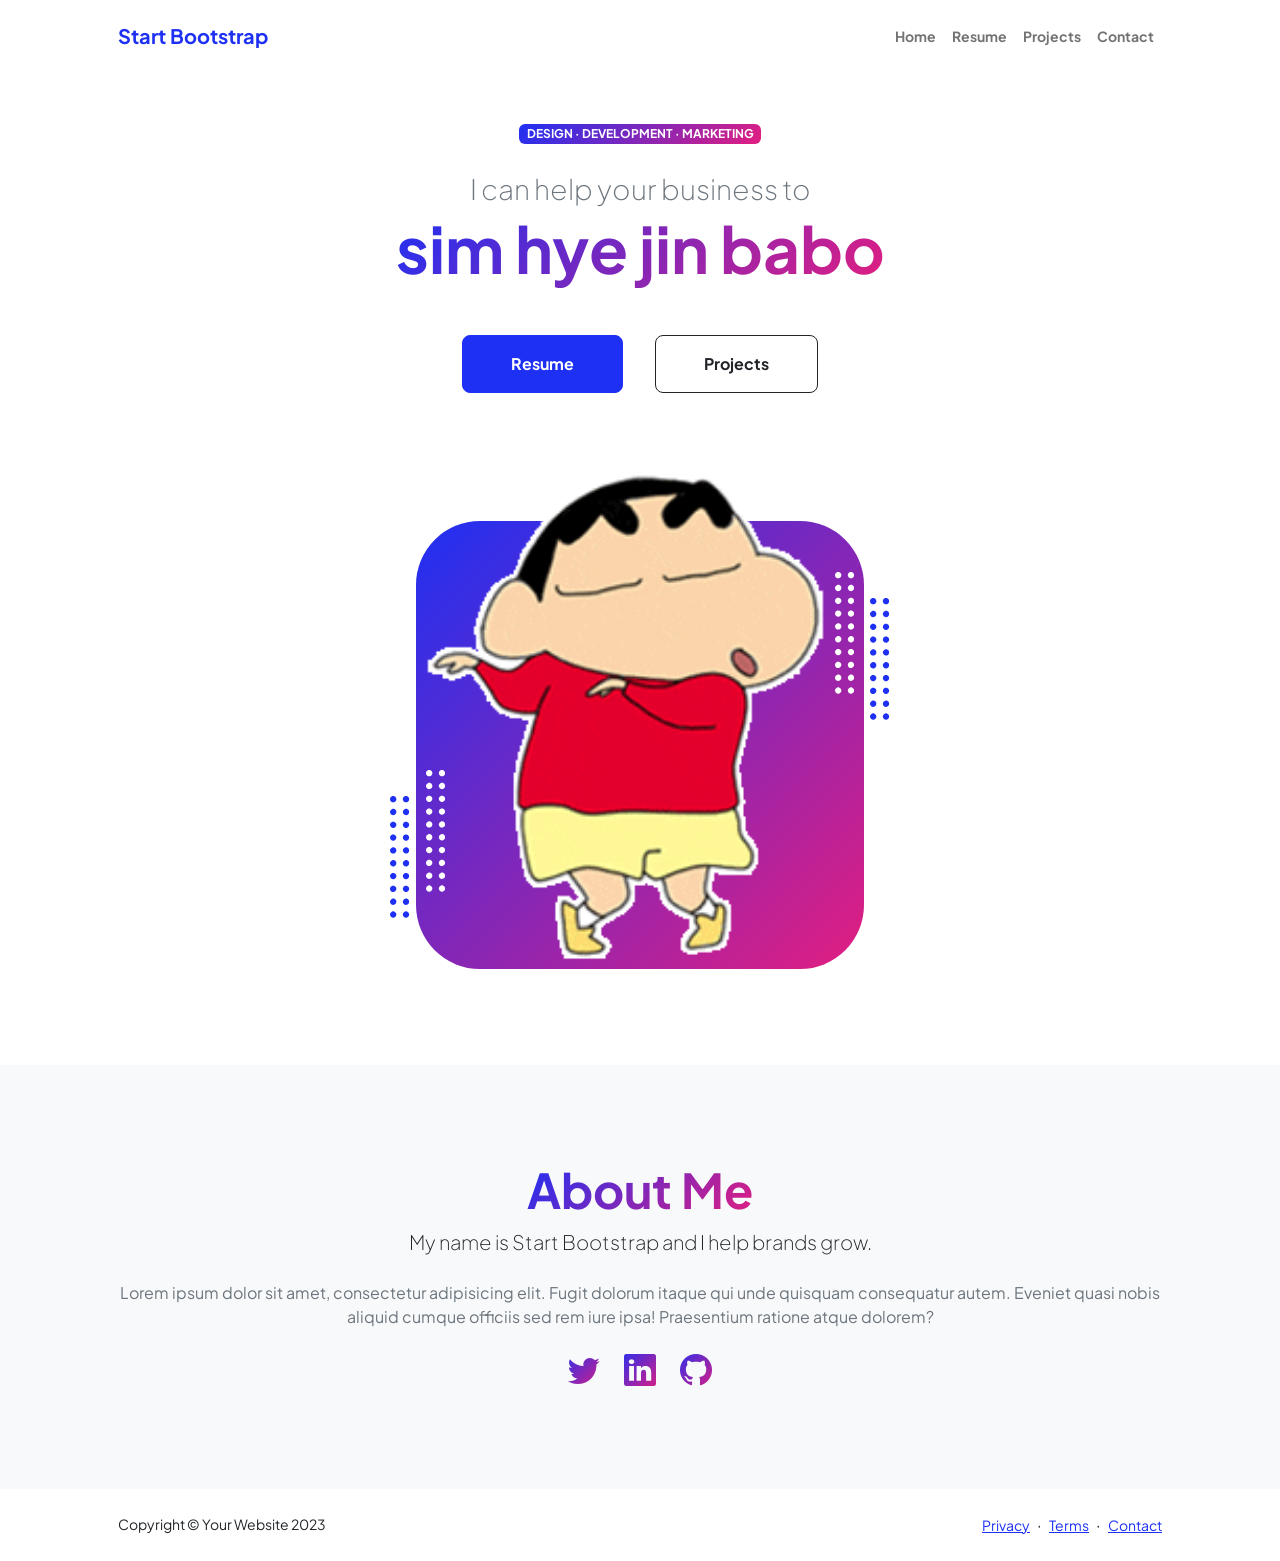
<file: index.html>
<!DOCTYPE html>
<html lang="en">
    <head>
        <meta charset="utf-8" />
        <meta name="viewport" content="width=device-width, initial-scale=1, shrink-to-fit=no" />
        <meta name="description" content="" />
        <meta name="author" content="" />
        <title>Personal - Start Bootstrap Theme</title>
        <!-- Favicon-->
        <link rel="icon" type="image/x-icon" href="assets/favicon.ico" />
        <!-- Custom Google font-->
        <link rel="preconnect" href="https://fonts.googleapis.com" />
        <link rel="preconnect" href="https://fonts.gstatic.com" crossorigin />
        <link href="https://fonts.googleapis.com/css2?family=Plus+Jakarta+Sans:wght@100;200;300;400;500;600;700;800;900&amp;display=swap" rel="stylesheet" />
        <!-- Bootstrap icons-->
        <link href="https://cdn.jsdelivr.net/npm/bootstrap-icons@1.8.1/font/bootstrap-icons.css" rel="stylesheet" />
        <!-- Core theme CSS (includes Bootstrap)-->
        <link href="css/styles.css" rel="stylesheet" />
    </head>
    <body class="d-flex flex-column h-100">
        <main class="flex-shrink-0">
            <!-- Navigation-->
            <nav class="navbar navbar-expand-lg navbar-light bg-white py-3">
                <div class="container px-5">
                    <a class="navbar-brand" href="index.html"><span class="fw-bolder text-primary">Start Bootstrap</span></a>
                    <button class="navbar-toggler" type="button" data-bs-toggle="collapse" data-bs-target="#navbarSupportedContent" aria-controls="navbarSupportedContent" aria-expanded="false" aria-label="Toggle navigation"><span class="navbar-toggler-icon"></span></button>
                    <div class="collapse navbar-collapse" id="navbarSupportedContent">
                        <ul class="navbar-nav ms-auto mb-2 mb-lg-0 small fw-bolder">
                            <li class="nav-item"><a class="nav-link" href="index.html">Home</a></li>
                            <li class="nav-item"><a class="nav-link" href="resume.html">Resume</a></li>
                            <li class="nav-item"><a class="nav-link" href="projects.html">Projects</a></li>
                            <li class="nav-item"><a class="nav-link" href="contact.html">Contact</a></li>
                        </ul>
                    </div>
                </div>
            </nav>
            <!-- Header-->
            <header class="py-5">
                <div class="container px-5 pb-5">
                    <div class="row gx-5 align-items-center">
                        <div class="col-xxl-5">
                            <!-- Header text content-->
                            <div class="text-center text-xxl-start">
                                <div class="badge bg-gradient-primary-to-secondary text-white mb-4"><div class="text-uppercase">Design &middot; Development &middot; Marketing</div></div>
                                <div class="fs-3 fw-light text-muted">I can help your business to</div>
                                <h1 class="display-3 fw-bolder mb-5"><span class="text-gradient d-inline">sim hye jin babo</span></h1>
                                <div class="d-grid gap-3 d-sm-flex justify-content-sm-center justify-content-xxl-start mb-3">
                                    <a class="btn btn-primary btn-lg px-5 py-3 me-sm-3 fs-6 fw-bolder" href="resume.html">Resume</a>
                                    <a class="btn btn-outline-dark btn-lg px-5 py-3 fs-6 fw-bolder" href="projects.html">Projects</a>
                                </div>
                            </div>
                        </div>
                        <div class="col-xxl-7">
                            <!-- Header profile picture-->
                            <div class="d-flex justify-content-center mt-5 mt-xxl-0">
                                <div class="profile bg-gradient-primary-to-secondary">
                                    <!-- TIP: For best results, use a photo with a transparent background like the demo example below-->
                                    <!-- Watch a tutorial on how to do this on YouTube (link)-->
                                    <img class="profile-img" src="assets/gg.gif" alt="..." />
                                    <div class="dots-1">
                                        <!-- SVG Dots-->
                                        <svg version="1.1" xmlns="http://www.w3.org/2000/svg" xmlns:xlink="http://www.w3.org/1999/xlink" x="0px" y="0px" viewBox="0 0 191.6 1215.4" style="enable-background: new 0 0 191.6 1215.4" xml:space="preserve">
                                            <g transform="translate(0.000000,1280.000000) scale(0.100000,-0.100000)">
                                                <path d="M227.7,12788.6c-105-35-200-141-222-248c-43-206,163-412,369-369c155,32,275,190,260,339c-11,105-90,213-190,262        C383.7,12801.6,289.7,12808.6,227.7,12788.6z"></path>
                                                <path d="M1507.7,12788.6c-151-50-253-216-222-362c25-119,136-230,254-255c194-41,395,142,375,339c-11,105-90,213-190,262        C1663.7,12801.6,1569.7,12808.6,1507.7,12788.6z"></path>
                                                <path d="M227.7,11508.6c-105-35-200-141-222-248c-43-206,163-412,369-369c155,32,275,190,260,339c-11,105-90,213-190,262        C383.7,11521.6,289.7,11528.6,227.7,11508.6z"></path>
                                                <path d="M1507.7,11508.6c-151-50-253-216-222-362c25-119,136-230,254-255c194-41,395,142,375,339c-11,105-90,213-190,262        C1663.7,11521.6,1569.7,11528.6,1507.7,11508.6z"></path>
                                                <path d="M227.7,10228.6c-105-35-200-141-222-248c-43-206,163-412,369-369c155,32,275,190,260,339c-11,105-90,213-190,262        C383.7,10241.6,289.7,10248.6,227.7,10228.6z"></path>
                                                <path d="M1507.7,10228.6c-105-35-200-141-222-248c-43-206,163-412,369-369c155,32,275,190,260,339c-11,105-90,213-190,262        C1663.7,10241.6,1569.7,10248.6,1507.7,10228.6z"></path>
                                                <path d="M227.7,8948.6c-105-35-200-141-222-248c-43-206,163-412,369-369c155,32,275,190,260,339c-11,105-90,213-190,262        C383.7,8961.6,289.7,8968.6,227.7,8948.6z"></path>
                                                <path d="M1507.7,8948.6c-105-35-200-141-222-248c-43-206,163-412,369-369c155,32,275,190,260,339c-11,105-90,213-190,262        C1663.7,8961.6,1569.7,8968.6,1507.7,8948.6z"></path>
                                                <path d="M227.7,7668.6c-105-35-200-141-222-248c-43-206,163-412,369-369c155,32,275,190,260,339c-11,105-90,213-190,262        C383.7,7681.6,289.7,7688.6,227.7,7668.6z"></path>
                                                <path d="M1507.7,7668.6c-105-35-200-141-222-248c-43-206,163-412,369-369c155,32,275,190,260,339c-11,105-90,213-190,262        C1663.7,7681.6,1569.7,7688.6,1507.7,7668.6z"></path>
                                                <path d="M227.7,6388.6c-105-35-200-141-222-248c-43-206,163-412,369-369c155,32,275,190,260,339c-11,105-90,213-190,262        C383.7,6401.6,289.7,6408.6,227.7,6388.6z"></path>
                                                <path d="M1507.7,6388.6c-105-35-200-141-222-248c-43-206,163-412,369-369c155,32,275,190,260,339c-11,105-90,213-190,262        C1663.7,6401.6,1569.7,6408.6,1507.7,6388.6z"></path>
                                                <path d="M227.7,5108.6c-105-35-200-141-222-248c-43-206,163-412,369-369c155,32,275,190,260,339c-11,105-90,213-190,262        C383.7,5121.6,289.7,5128.6,227.7,5108.6z"></path>
                                                <path d="M1507.7,5108.6c-105-35-200-141-222-248c-43-206,163-412,369-369c155,32,275,190,260,339c-11,105-90,213-190,262        C1663.7,5121.6,1569.7,5128.6,1507.7,5108.6z"></path>
                                                <path d="M227.7,3828.6c-105-35-200-141-222-248c-43-206,163-412,369-369c155,32,275,190,260,339c-11,105-90,213-190,262        C383.7,3841.6,289.7,3848.6,227.7,3828.6z"></path>
                                                <path d="M1507.7,3828.6c-105-35-200-141-222-248c-43-206,163-412,369-369c155,32,275,190,260,339c-11,105-90,213-190,262        C1663.7,3841.6,1569.7,3848.6,1507.7,3828.6z"></path>
                                                <path d="M227.7,2548.6c-105-35-200-141-222-248c-43-206,163-412,369-369c155,32,275,190,260,339c-11,105-90,213-190,262        C383.7,2561.6,289.7,2568.6,227.7,2548.6z"></path>
                                                <path d="M1507.7,2548.6c-105-35-200-141-222-248c-43-206,163-412,369-369c155,32,275,190,260,339c-11,105-90,213-190,262        C1663.7,2561.6,1569.7,2568.6,1507.7,2548.6z"></path>
                                                <path d="M227.7,1268.6c-105-35-200-141-222-248c-43-206,163-412,369-369c155,32,275,190,260,339c-11,105-90,213-190,262        C383.7,1281.6,289.7,1288.6,227.7,1268.6z"></path>
                                                <path d="M1507.7,1268.6c-105-35-200-141-222-248c-43-206,163-412,369-369c155,32,275,190,260,339c-11,105-90,213-190,262        C1663.7,1281.6,1569.7,1288.6,1507.7,1268.6z"></path>
                                            </g>
                                        </svg>
                                        <!-- END of SVG dots-->
                                    </div>
                                    <div class="dots-2">
                                        <!-- SVG Dots-->
                                        <svg version="1.1" xmlns="http://www.w3.org/2000/svg" xmlns:xlink="http://www.w3.org/1999/xlink" x="0px" y="0px" viewBox="0 0 191.6 1215.4" style="enable-background: new 0 0 191.6 1215.4" xml:space="preserve">
                                            <g transform="translate(0.000000,1280.000000) scale(0.100000,-0.100000)">
                                                <path d="M227.7,12788.6c-105-35-200-141-222-248c-43-206,163-412,369-369c155,32,275,190,260,339c-11,105-90,213-190,262        C383.7,12801.6,289.7,12808.6,227.7,12788.6z"></path>
                                                <path d="M1507.7,12788.6c-151-50-253-216-222-362c25-119,136-230,254-255c194-41,395,142,375,339c-11,105-90,213-190,262        C1663.7,12801.6,1569.7,12808.6,1507.7,12788.6z"></path>
                                                <path d="M227.7,11508.6c-105-35-200-141-222-248c-43-206,163-412,369-369c155,32,275,190,260,339c-11,105-90,213-190,262        C383.7,11521.6,289.7,11528.6,227.7,11508.6z"></path>
                                                <path d="M1507.7,11508.6c-151-50-253-216-222-362c25-119,136-230,254-255c194-41,395,142,375,339c-11,105-90,213-190,262        C1663.7,11521.6,1569.7,11528.6,1507.7,11508.6z"></path>
                                                <path d="M227.7,10228.6c-105-35-200-141-222-248c-43-206,163-412,369-369c155,32,275,190,260,339c-11,105-90,213-190,262        C383.7,10241.6,289.7,10248.6,227.7,10228.6z"></path>
                                                <path d="M1507.7,10228.6c-105-35-200-141-222-248c-43-206,163-412,369-369c155,32,275,190,260,339c-11,105-90,213-190,262        C1663.7,10241.6,1569.7,10248.6,1507.7,10228.6z"></path>
                                                <path d="M227.7,8948.6c-105-35-200-141-222-248c-43-206,163-412,369-369c155,32,275,190,260,339c-11,105-90,213-190,262        C383.7,8961.6,289.7,8968.6,227.7,8948.6z"></path>
                                                <path d="M1507.7,8948.6c-105-35-200-141-222-248c-43-206,163-412,369-369c155,32,275,190,260,339c-11,105-90,213-190,262        C1663.7,8961.6,1569.7,8968.6,1507.7,8948.6z"></path>
                                                <path d="M227.7,7668.6c-105-35-200-141-222-248c-43-206,163-412,369-369c155,32,275,190,260,339c-11,105-90,213-190,262        C383.7,7681.6,289.7,7688.6,227.7,7668.6z"></path>
                                                <path d="M1507.7,7668.6c-105-35-200-141-222-248c-43-206,163-412,369-369c155,32,275,190,260,339c-11,105-90,213-190,262        C1663.7,7681.6,1569.7,7688.6,1507.7,7668.6z"></path>
                                                <path d="M227.7,6388.6c-105-35-200-141-222-248c-43-206,163-412,369-369c155,32,275,190,260,339c-11,105-90,213-190,262        C383.7,6401.6,289.7,6408.6,227.7,6388.6z"></path>
                                                <path d="M1507.7,6388.6c-105-35-200-141-222-248c-43-206,163-412,369-369c155,32,275,190,260,339c-11,105-90,213-190,262        C1663.7,6401.6,1569.7,6408.6,1507.7,6388.6z"></path>
                                                <path d="M227.7,5108.6c-105-35-200-141-222-248c-43-206,163-412,369-369c155,32,275,190,260,339c-11,105-90,213-190,262        C383.7,5121.6,289.7,5128.6,227.7,5108.6z"></path>
                                                <path d="M1507.7,5108.6c-105-35-200-141-222-248c-43-206,163-412,369-369c155,32,275,190,260,339c-11,105-90,213-190,262        C1663.7,5121.6,1569.7,5128.6,1507.7,5108.6z"></path>
                                                <path d="M227.7,3828.6c-105-35-200-141-222-248c-43-206,163-412,369-369c155,32,275,190,260,339c-11,105-90,213-190,262        C383.7,3841.6,289.7,3848.6,227.7,3828.6z"></path>
                                                <path d="M1507.7,3828.6c-105-35-200-141-222-248c-43-206,163-412,369-369c155,32,275,190,260,339c-11,105-90,213-190,262        C1663.7,3841.6,1569.7,3848.6,1507.7,3828.6z"></path>
                                                <path d="M227.7,2548.6c-105-35-200-141-222-248c-43-206,163-412,369-369c155,32,275,190,260,339c-11,105-90,213-190,262        C383.7,2561.6,289.7,2568.6,227.7,2548.6z"></path>
                                                <path d="M1507.7,2548.6c-105-35-200-141-222-248c-43-206,163-412,369-369c155,32,275,190,260,339c-11,105-90,213-190,262        C1663.7,2561.6,1569.7,2568.6,1507.7,2548.6z"></path>
                                                <path d="M227.7,1268.6c-105-35-200-141-222-248c-43-206,163-412,369-369c155,32,275,190,260,339c-11,105-90,213-190,262        C383.7,1281.6,289.7,1288.6,227.7,1268.6z"></path>
                                                <path d="M1507.7,1268.6c-105-35-200-141-222-248c-43-206,163-412,369-369c155,32,275,190,260,339c-11,105-90,213-190,262        C1663.7,1281.6,1569.7,1288.6,1507.7,1268.6z"></path>
                                            </g>
                                        </svg>
                                        <!-- END of SVG dots-->
                                    </div>
                                    <div class="dots-3">
                                        <!-- SVG Dots-->
                                        <svg version="1.1" xmlns="http://www.w3.org/2000/svg" xmlns:xlink="http://www.w3.org/1999/xlink" x="0px" y="0px" viewBox="0 0 191.6 1215.4" style="enable-background: new 0 0 191.6 1215.4" xml:space="preserve">
                                            <g transform="translate(0.000000,1280.000000) scale(0.100000,-0.100000)">
                                                <path d="M227.7,12788.6c-105-35-200-141-222-248c-43-206,163-412,369-369c155,32,275,190,260,339c-11,105-90,213-190,262        C383.7,12801.6,289.7,12808.6,227.7,12788.6z"></path>
                                                <path d="M1507.7,12788.6c-151-50-253-216-222-362c25-119,136-230,254-255c194-41,395,142,375,339c-11,105-90,213-190,262        C1663.7,12801.6,1569.7,12808.6,1507.7,12788.6z"></path>
                                                <path d="M227.7,11508.6c-105-35-200-141-222-248c-43-206,163-412,369-369c155,32,275,190,260,339c-11,105-90,213-190,262        C383.7,11521.6,289.7,11528.6,227.7,11508.6z"></path>
                                                <path d="M1507.7,11508.6c-151-50-253-216-222-362c25-119,136-230,254-255c194-41,395,142,375,339c-11,105-90,213-190,262        C1663.7,11521.6,1569.7,11528.6,1507.7,11508.6z"></path>
                                                <path d="M227.7,10228.6c-105-35-200-141-222-248c-43-206,163-412,369-369c155,32,275,190,260,339c-11,105-90,213-190,262        C383.7,10241.6,289.7,10248.6,227.7,10228.6z"></path>
                                                <path d="M1507.7,10228.6c-105-35-200-141-222-248c-43-206,163-412,369-369c155,32,275,190,260,339c-11,105-90,213-190,262        C1663.7,10241.6,1569.7,10248.6,1507.7,10228.6z"></path>
                                                <path d="M227.7,8948.6c-105-35-200-141-222-248c-43-206,163-412,369-369c155,32,275,190,260,339c-11,105-90,213-190,262        C383.7,8961.6,289.7,8968.6,227.7,8948.6z"></path>
                                                <path d="M1507.7,8948.6c-105-35-200-141-222-248c-43-206,163-412,369-369c155,32,275,190,260,339c-11,105-90,213-190,262        C1663.7,8961.6,1569.7,8968.6,1507.7,8948.6z"></path>
                                                <path d="M227.7,7668.6c-105-35-200-141-222-248c-43-206,163-412,369-369c155,32,275,190,260,339c-11,105-90,213-190,262        C383.7,7681.6,289.7,7688.6,227.7,7668.6z"></path>
                                                <path d="M1507.7,7668.6c-105-35-200-141-222-248c-43-206,163-412,369-369c155,32,275,190,260,339c-11,105-90,213-190,262        C1663.7,7681.6,1569.7,7688.6,1507.7,7668.6z"></path>
                                                <path d="M227.7,6388.6c-105-35-200-141-222-248c-43-206,163-412,369-369c155,32,275,190,260,339c-11,105-90,213-190,262        C383.7,6401.6,289.7,6408.6,227.7,6388.6z"></path>
                                                <path d="M1507.7,6388.6c-105-35-200-141-222-248c-43-206,163-412,369-369c155,32,275,190,260,339c-11,105-90,213-190,262        C1663.7,6401.6,1569.7,6408.6,1507.7,6388.6z"></path>
                                                <path d="M227.7,5108.6c-105-35-200-141-222-248c-43-206,163-412,369-369c155,32,275,190,260,339c-11,105-90,213-190,262        C383.7,5121.6,289.7,5128.6,227.7,5108.6z"></path>
                                                <path d="M1507.7,5108.6c-105-35-200-141-222-248c-43-206,163-412,369-369c155,32,275,190,260,339c-11,105-90,213-190,262        C1663.7,5121.6,1569.7,5128.6,1507.7,5108.6z"></path>
                                                <path d="M227.7,3828.6c-105-35-200-141-222-248c-43-206,163-412,369-369c155,32,275,190,260,339c-11,105-90,213-190,262        C383.7,3841.6,289.7,3848.6,227.7,3828.6z"></path>
                                                <path d="M1507.7,3828.6c-105-35-200-141-222-248c-43-206,163-412,369-369c155,32,275,190,260,339c-11,105-90,213-190,262        C1663.7,3841.6,1569.7,3848.6,1507.7,3828.6z"></path>
                                                <path d="M227.7,2548.6c-105-35-200-141-222-248c-43-206,163-412,369-369c155,32,275,190,260,339c-11,105-90,213-190,262        C383.7,2561.6,289.7,2568.6,227.7,2548.6z"></path>
                                                <path d="M1507.7,2548.6c-105-35-200-141-222-248c-43-206,163-412,369-369c155,32,275,190,260,339c-11,105-90,213-190,262        C1663.7,2561.6,1569.7,2568.6,1507.7,2548.6z"></path>
                                                <path d="M227.7,1268.6c-105-35-200-141-222-248c-43-206,163-412,369-369c155,32,275,190,260,339c-11,105-90,213-190,262        C383.7,1281.6,289.7,1288.6,227.7,1268.6z"></path>
                                                <path d="M1507.7,1268.6c-105-35-200-141-222-248c-43-206,163-412,369-369c155,32,275,190,260,339c-11,105-90,213-190,262        C1663.7,1281.6,1569.7,1288.6,1507.7,1268.6z"></path>
                                            </g>
                                        </svg>
                                        <!-- END of SVG dots-->
                                    </div>
                                    <div class="dots-4">
                                        <!-- SVG Dots-->
                                        <svg version="1.1" xmlns="http://www.w3.org/2000/svg" xmlns:xlink="http://www.w3.org/1999/xlink" x="0px" y="0px" viewBox="0 0 191.6 1215.4" style="enable-background: new 0 0 191.6 1215.4" xml:space="preserve">
                                            <g transform="translate(0.000000,1280.000000) scale(0.100000,-0.100000)">
                                                <path d="M227.7,12788.6c-105-35-200-141-222-248c-43-206,163-412,369-369c155,32,275,190,260,339c-11,105-90,213-190,262        C383.7,12801.6,289.7,12808.6,227.7,12788.6z"></path>
                                                <path d="M1507.7,12788.6c-151-50-253-216-222-362c25-119,136-230,254-255c194-41,395,142,375,339c-11,105-90,213-190,262        C1663.7,12801.6,1569.7,12808.6,1507.7,12788.6z"></path>
                                                <path d="M227.7,11508.6c-105-35-200-141-222-248c-43-206,163-412,369-369c155,32,275,190,260,339c-11,105-90,213-190,262        C383.7,11521.6,289.7,11528.6,227.7,11508.6z"></path>
                                                <path d="M1507.7,11508.6c-151-50-253-216-222-362c25-119,136-230,254-255c194-41,395,142,375,339c-11,105-90,213-190,262        C1663.7,11521.6,1569.7,11528.6,1507.7,11508.6z"></path>
                                                <path d="M227.7,10228.6c-105-35-200-141-222-248c-43-206,163-412,369-369c155,32,275,190,260,339c-11,105-90,213-190,262        C383.7,10241.6,289.7,10248.6,227.7,10228.6z"></path>
                                                <path d="M1507.7,10228.6c-105-35-200-141-222-248c-43-206,163-412,369-369c155,32,275,190,260,339c-11,105-90,213-190,262        C1663.7,10241.6,1569.7,10248.6,1507.7,10228.6z"></path>
                                                <path d="M227.7,8948.6c-105-35-200-141-222-248c-43-206,163-412,369-369c155,32,275,190,260,339c-11,105-90,213-190,262        C383.7,8961.6,289.7,8968.6,227.7,8948.6z"></path>
                                                <path d="M1507.7,8948.6c-105-35-200-141-222-248c-43-206,163-412,369-369c155,32,275,190,260,339c-11,105-90,213-190,262        C1663.7,8961.6,1569.7,8968.6,1507.7,8948.6z"></path>
                                                <path d="M227.7,7668.6c-105-35-200-141-222-248c-43-206,163-412,369-369c155,32,275,190,260,339c-11,105-90,213-190,262        C383.7,7681.6,289.7,7688.6,227.7,7668.6z"></path>
                                                <path d="M1507.7,7668.6c-105-35-200-141-222-248c-43-206,163-412,369-369c155,32,275,190,260,339c-11,105-90,213-190,262        C1663.7,7681.6,1569.7,7688.6,1507.7,7668.6z"></path>
                                                <path d="M227.7,6388.6c-105-35-200-141-222-248c-43-206,163-412,369-369c155,32,275,190,260,339c-11,105-90,213-190,262        C383.7,6401.6,289.7,6408.6,227.7,6388.6z"></path>
                                                <path d="M1507.7,6388.6c-105-35-200-141-222-248c-43-206,163-412,369-369c155,32,275,190,260,339c-11,105-90,213-190,262        C1663.7,6401.6,1569.7,6408.6,1507.7,6388.6z"></path>
                                                <path d="M227.7,5108.6c-105-35-200-141-222-248c-43-206,163-412,369-369c155,32,275,190,260,339c-11,105-90,213-190,262        C383.7,5121.6,289.7,5128.6,227.7,5108.6z"></path>
                                                <path d="M1507.7,5108.6c-105-35-200-141-222-248c-43-206,163-412,369-369c155,32,275,190,260,339c-11,105-90,213-190,262        C1663.7,5121.6,1569.7,5128.6,1507.7,5108.6z"></path>
                                                <path d="M227.7,3828.6c-105-35-200-141-222-248c-43-206,163-412,369-369c155,32,275,190,260,339c-11,105-90,213-190,262        C383.7,3841.6,289.7,3848.6,227.7,3828.6z"></path>
                                                <path d="M1507.7,3828.6c-105-35-200-141-222-248c-43-206,163-412,369-369c155,32,275,190,260,339c-11,105-90,213-190,262        C1663.7,3841.6,1569.7,3848.6,1507.7,3828.6z"></path>
                                                <path d="M227.7,2548.6c-105-35-200-141-222-248c-43-206,163-412,369-369c155,32,275,190,260,339c-11,105-90,213-190,262        C383.7,2561.6,289.7,2568.6,227.7,2548.6z"></path>
                                                <path d="M1507.7,2548.6c-105-35-200-141-222-248c-43-206,163-412,369-369c155,32,275,190,260,339c-11,105-90,213-190,262        C1663.7,2561.6,1569.7,2568.6,1507.7,2548.6z"></path>
                                                <path d="M227.7,1268.6c-105-35-200-141-222-248c-43-206,163-412,369-369c155,32,275,190,260,339c-11,105-90,213-190,262        C383.7,1281.6,289.7,1288.6,227.7,1268.6z"></path>
                                                <path d="M1507.7,1268.6c-105-35-200-141-222-248c-43-206,163-412,369-369c155,32,275,190,260,339c-11,105-90,213-190,262        C1663.7,1281.6,1569.7,1288.6,1507.7,1268.6z"></path>
                                            </g>
                                        </svg>
                                        <!-- END of SVG dots-->
                                    </div>
                                </div>
                            </div>
                        </div>
                    </div>
                </div>
            </header>
            <!-- About Section-->
            <section class="bg-light py-5">
                <div class="container px-5">
                    <div class="row gx-5 justify-content-center">
                        <div class="col-xxl-8">
                            <div class="text-center my-5">
                                <h2 class="display-5 fw-bolder"><span class="text-gradient d-inline">About Me</span></h2>
                                <p class="lead fw-light mb-4">My name is Start Bootstrap and I help brands grow.</p>
                                <p class="text-muted">Lorem ipsum dolor sit amet, consectetur adipisicing elit. Fugit dolorum itaque qui unde quisquam consequatur autem. Eveniet quasi nobis aliquid cumque officiis sed rem iure ipsa! Praesentium ratione atque dolorem?</p>
                                <div class="d-flex justify-content-center fs-2 gap-4">
                                    <a class="text-gradient" href="#!"><i class="bi bi-twitter"></i></a>
                                    <a class="text-gradient" href="#!"><i class="bi bi-linkedin"></i></a>
                                    <a class="text-gradient" href="#!"><i class="bi bi-github"></i></a>
                                </div>
                            </div>
                        </div>
                    </div>
                </div>
            </section>
        </main>
        <!-- Footer-->
        <footer class="bg-white py-4 mt-auto">
            <div class="container px-5">
                <div class="row align-items-center justify-content-between flex-column flex-sm-row">
                    <div class="col-auto"><div class="small m-0">Copyright &copy; Your Website 2023</div></div>
                    <div class="col-auto">
                        <a class="small" href="#!">Privacy</a>
                        <span class="mx-1">&middot;</span>
                        <a class="small" href="#!">Terms</a>
                        <span class="mx-1">&middot;</span>
                        <a class="small" href="#!">Contact</a>
                    </div>
                </div>
            </div>
        </footer>
        <!-- Bootstrap core JS-->
        <script src="https://cdn.jsdelivr.net/npm/bootstrap@5.2.3/dist/js/bootstrap.bundle.min.js"></script>
        <!-- Core theme JS-->
        <script src="js/scripts.js"></script>
    </body>
</html>
</file>
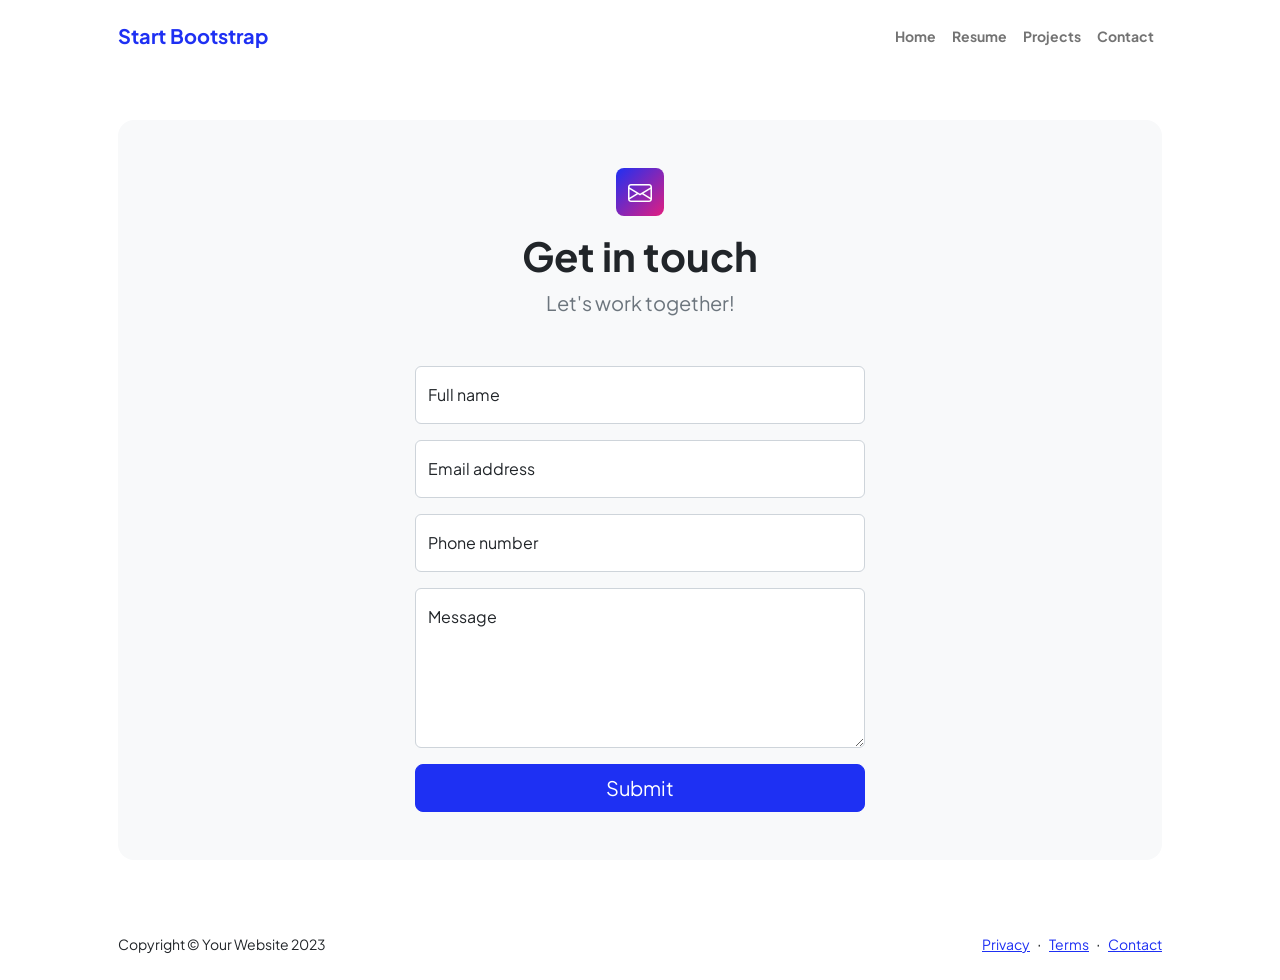
<file: contact.html>
<!DOCTYPE html>
<html lang="en">
    <head>
        <meta charset="utf-8" />
        <meta name="viewport" content="width=device-width, initial-scale=1, shrink-to-fit=no" />
        <meta name="description" content />
        <meta name="author" content />
        <title>Modern Business - Start Bootstrap Template</title>
        <!-- Favicon-->
        <link rel="icon" type="image/x-icon" href="assets/favicon.ico" />
        <!-- Custom Google font-->
        <link rel="preconnect" href="https://fonts.googleapis.com" />
        <link rel="preconnect" href="https://fonts.gstatic.com" crossorigin />
        <link href="https://fonts.googleapis.com/css2?family=Plus+Jakarta+Sans:wght@100;200;300;400;500;600;700;800;900&amp;display=swap" rel="stylesheet" />
        <!-- Bootstrap icons-->
        <link href="https://cdn.jsdelivr.net/npm/bootstrap-icons@1.8.1/font/bootstrap-icons.css" rel="stylesheet" />
        <!-- Core theme CSS (includes Bootstrap)-->
        <link href="css/styles.css" rel="stylesheet" />
    </head>
    <body class="d-flex flex-column">
        <main class="flex-shrink-0">
            <!-- Navigation-->
            <nav class="navbar navbar-expand-lg navbar-light bg-white py-3">
                <div class="container px-5">
                    <a class="navbar-brand" href="index.html"><span class="fw-bolder text-primary">Start Bootstrap</span></a>
                    <button class="navbar-toggler" type="button" data-bs-toggle="collapse" data-bs-target="#navbarSupportedContent" aria-controls="navbarSupportedContent" aria-expanded="false" aria-label="Toggle navigation"><span class="navbar-toggler-icon"></span></button>
                    <div class="collapse navbar-collapse" id="navbarSupportedContent">
                        <ul class="navbar-nav ms-auto mb-2 mb-lg-0 small fw-bolder">
                            <li class="nav-item"><a class="nav-link" href="index.html">Home</a></li>
                            <li class="nav-item"><a class="nav-link" href="resume.html">Resume</a></li>
                            <li class="nav-item"><a class="nav-link" href="projects.html">Projects</a></li>
                            <li class="nav-item"><a class="nav-link" href="contact.html">Contact</a></li>
                        </ul>
                    </div>
                </div>
            </nav>
            <!-- Page content-->
            <section class="py-5">
                <div class="container px-5">
                    <!-- Contact form-->
                    <div class="bg-light rounded-4 py-5 px-4 px-md-5">
                        <div class="text-center mb-5">
                            <div class="feature bg-primary bg-gradient-primary-to-secondary text-white rounded-3 mb-3"><i class="bi bi-envelope"></i></div>
                            <h1 class="fw-bolder">Get in touch</h1>
                            <p class="lead fw-normal text-muted mb-0">Let's work together!</p>
                        </div>
                        <div class="row gx-5 justify-content-center">
                            <div class="col-lg-8 col-xl-6">
                                <!-- * * * * * * * * * * * * * * *-->
                                <!-- * * SB Forms Contact Form * *-->
                                <!-- * * * * * * * * * * * * * * *-->
                                <!-- This form is pre-integrated with SB Forms.-->
                                <!-- To make this form functional, sign up at-->
                                <!-- https://startbootstrap.com/solution/contact-forms-->
                                <!-- to get an API token!-->
                                <!-- Contact Form (Powered by Formspree) -->
                                <!-- TODO: Replace 'YOUR_FORMSPREE_ID' with your actual Formspree ID after signing up at https://formspree.io/ -->
                                <form id="contactForm" action="https://formspree.io/f/mkoqkgaa" method="POST">
                                    <!-- Name input-->
                                    <div class="form-floating mb-3">
                                        <input class="form-control" id="name" name="name" type="text" placeholder="Enter your name..." required />
                                        <label for="name">Full name</label>
                                    </div>
                                    <!-- Email address input-->
                                    <div class="form-floating mb-3">
                                        <input class="form-control" id="email" name="email" type="email" placeholder="name@example.com" required />
                                        <label for="email">Email address</label>
                                    </div>
                                    <!-- Phone number input-->
                                    <div class="form-floating mb-3">
                                        <input class="form-control" id="phone" name="phone" type="tel" placeholder="(123) 456-7890" required />
                                        <label for="phone">Phone number</label>
                                    </div>
                                    <!-- Message input-->
                                    <div class="form-floating mb-3">
                                        <textarea class="form-control" id="message" name="message" type="text" placeholder="Enter your message here..." style="height: 10rem" required></textarea>
                                        <label for="message">Message</label>
                                    </div>
                                    
                                    <!-- Submit success message (Visible after Formspree redirect or via JS) -->
                                    <div class="d-none" id="submitSuccessMessage">
                                        <div class="text-center mb-3">
                                            <div class="fw-bolder">Form submission successful!</div>
                                            Thank you for contacting me.
                                        </div>
                                    </div>
                                    <!-- Submit error message -->
                                    <div class="d-none" id="submitErrorMessage">
                                        <div class="text-center text-danger mb-3">Error sending message! Please check your Formspree ID.</div>
                                    </div>

                                    <!-- Submit Button-->
                                    <div class="d-grid"><button class="btn btn-primary btn-lg" id="submitButton" type="submit">Submit</button></div>
                                </form>
                            </div>
                        </div>
                    </div>
                </div>
            </section>
        </main>
        <!-- Footer-->
        <footer class="bg-white py-4 mt-auto">
            <div class="container px-5">
                <div class="row align-items-center justify-content-between flex-column flex-sm-row">
                    <div class="col-auto"><div class="small m-0">Copyright &copy; Your Website 2023</div></div>
                    <div class="col-auto">
                        <a class="small" href="#!">Privacy</a>
                        <span class="mx-1">&middot;</span>
                        <a class="small" href="#!">Terms</a>
                        <span class="mx-1">&middot;</span>
                        <a class="small" href="#!">Contact</a>
                    </div>
                </div>
            </div>
        </footer>
        <!-- Bootstrap core JS-->
        <script src="https://cdn.jsdelivr.net/npm/bootstrap@5.2.3/dist/js/bootstrap.bundle.min.js"></script>
        <!-- Core theme JS-->
        <script src="js/scripts.js"></script>
    </body>
</html>
</file>
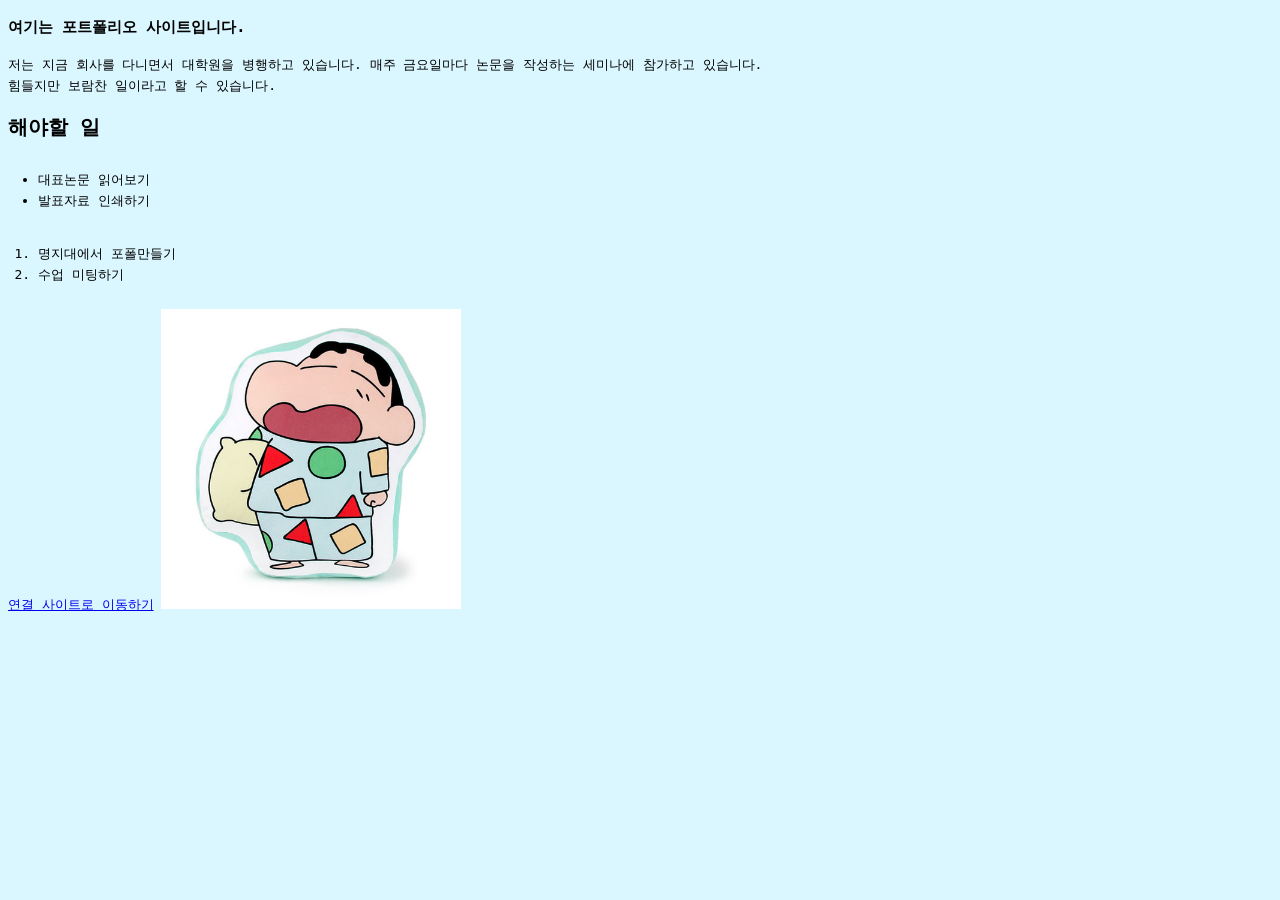
<file: main.html>
<!DOCTYPE html>
<html lang="ko">
<head>
	<title>박지인의 포트폴리오</title>
	<link rel='stylesheet' href="./main.css"  >
</head>
<body>
	<div class='container'>
	<h3>여기는 포트폴리오 사이트입니다.</h3>
	<p> 저는 지금 회사를 다니면서 대학원을 병행하고 있습니다. 매주 금요일마다 논문을 작성하는 세미나에 참가하고 있습니다. <br>
	힘들지만 보람찬 일이라고 할 수 있습니다.</p>
	</div>

	<div>
	<h2>해야할 일</h2>
	<ul>
		<li>대표논문 읽어보기</li>
		<li>발표자료 인쇄하기</li>
	</ul>
	<ol>
		<li>명지대에서 포폴만들기</li>
		<li>수업 미팅하기</li>
	</ol>
	</div>

	<div>
	<a href='https://www.naver.com/'>연결 사이트로 이동하기</a>

	<img src='./image/profile.jpg' alt='대표이미지사진'>
	</div>
</body>
</file>
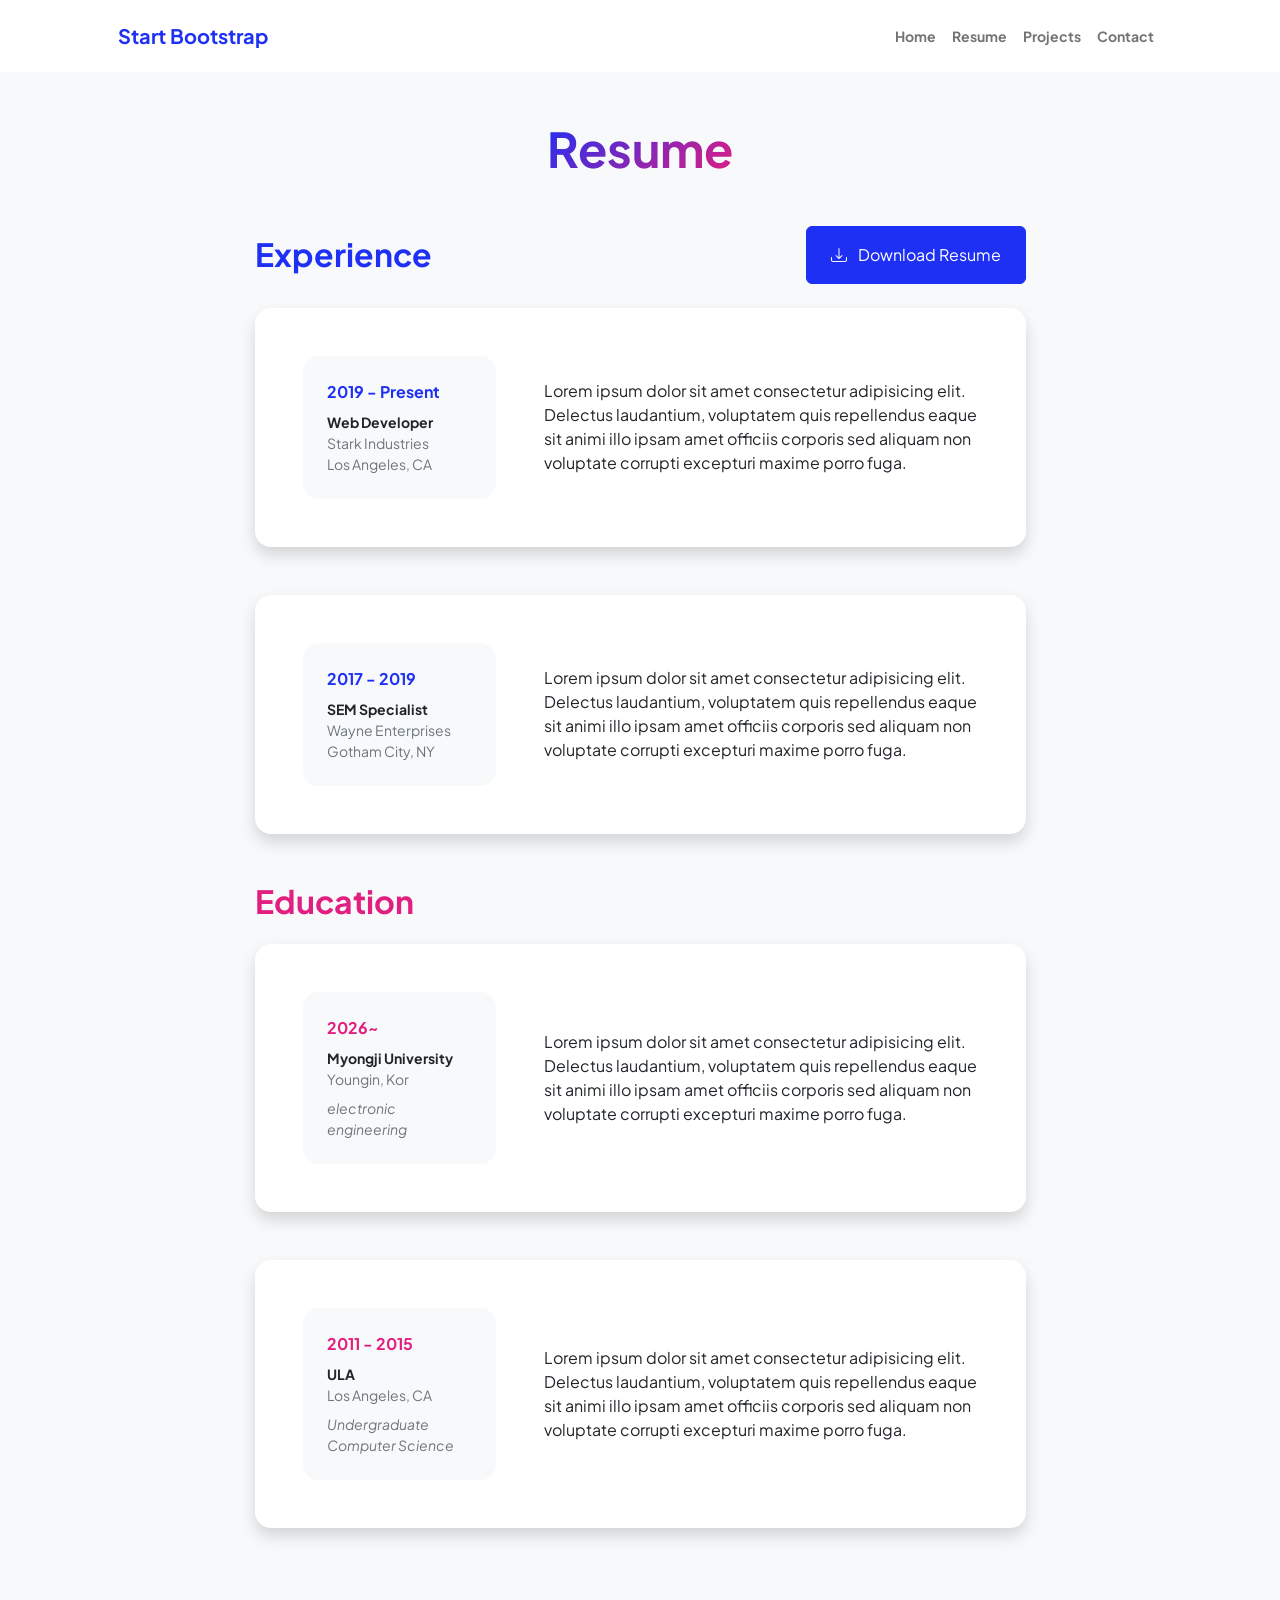
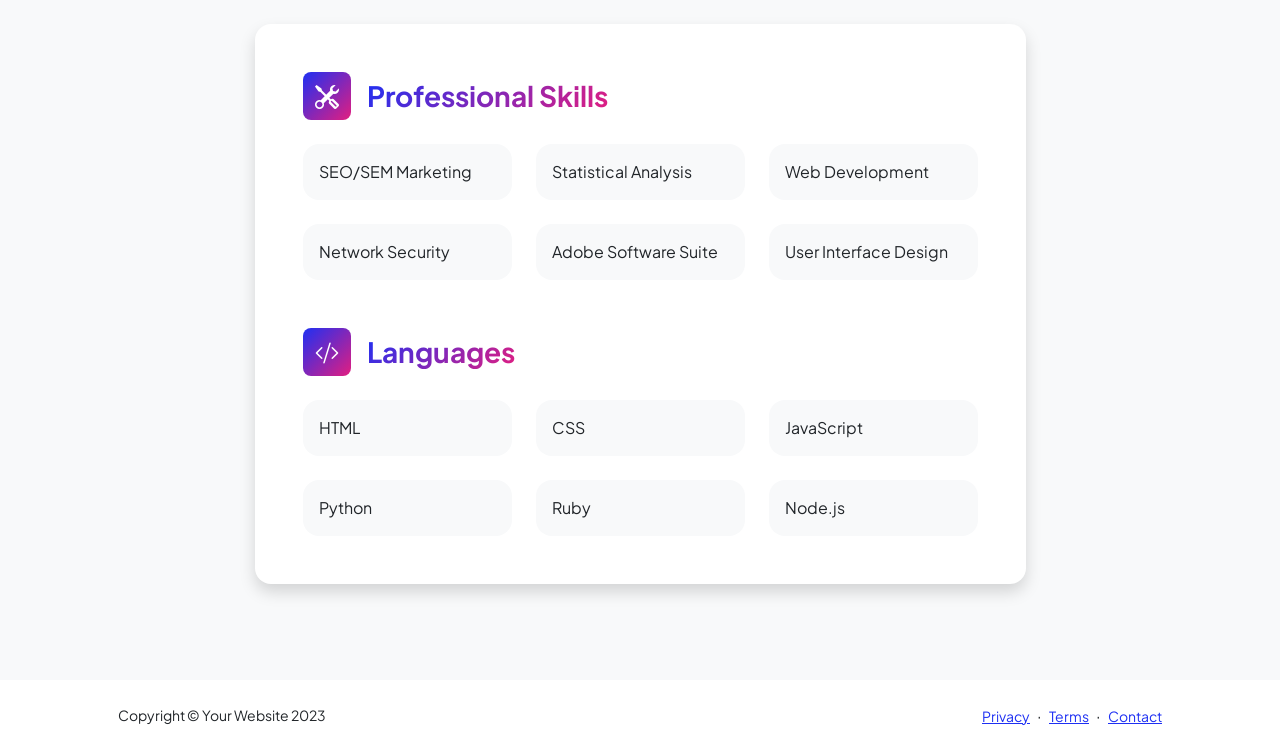
<file: resume.html>
<!DOCTYPE html>
<html lang="en">
    <head>
        <meta charset="utf-8" />
        <meta name="viewport" content="width=device-width, initial-scale=1, shrink-to-fit=no" />
        <meta name="description" content="" />
        <meta name="author" content="" />
        <title>Personal - Start Bootstrap Template</title>
        <!-- Favicon-->
        <link rel="icon" type="image/x-icon" href="assets/favicon.ico" />
        <!-- Custom Google font-->
        <link rel="preconnect" href="https://fonts.googleapis.com" />
        <link rel="preconnect" href="https://fonts.gstatic.com" crossorigin />
        <link href="https://fonts.googleapis.com/css2?family=Plus+Jakarta+Sans:wght@100;200;300;400;500;600;700;800;900&amp;display=swap" rel="stylesheet" />
        <!-- Bootstrap icons-->
        <link href="https://cdn.jsdelivr.net/npm/bootstrap-icons@1.8.1/font/bootstrap-icons.css" rel="stylesheet" />
        <!-- Core theme CSS (includes Bootstrap)-->
        <link href="css/styles.css" rel="stylesheet" />
    </head>
    <body class="d-flex flex-column h-100 bg-light">
        <main class="flex-shrink-0">
            <!-- Navigation-->
            <nav class="navbar navbar-expand-lg navbar-light bg-white py-3">
                <div class="container px-5">
                    <a class="navbar-brand" href="index.html"><span class="fw-bolder text-primary">Start Bootstrap</span></a>
                    <button class="navbar-toggler" type="button" data-bs-toggle="collapse" data-bs-target="#navbarSupportedContent" aria-controls="navbarSupportedContent" aria-expanded="false" aria-label="Toggle navigation"><span class="navbar-toggler-icon"></span></button>
                    <div class="collapse navbar-collapse" id="navbarSupportedContent">
                        <ul class="navbar-nav ms-auto mb-2 mb-lg-0 small fw-bolder">
                            <li class="nav-item"><a class="nav-link" href="index.html">Home</a></li>
                            <li class="nav-item"><a class="nav-link" href="resume.html">Resume</a></li>
                            <li class="nav-item"><a class="nav-link" href="projects.html">Projects</a></li>
                            <li class="nav-item"><a class="nav-link" href="contact.html">Contact</a></li>
                        </ul>
                    </div>
                </div>
            </nav>
            <!-- Page Content-->
            <div class="container px-5 my-5">
                <div class="text-center mb-5">
                    <h1 class="display-5 fw-bolder mb-0"><span class="text-gradient d-inline">Resume</span></h1>
                </div>
                <div class="row gx-5 justify-content-center">
                    <div class="col-lg-11 col-xl-9 col-xxl-8">
                        <!-- Experience Section-->
                        <section>
                            <div class="d-flex align-items-center justify-content-between mb-4">
                                <h2 class="text-primary fw-bolder mb-0">Experience</h2>
                                <!-- Download resume button-->
                                <!-- Note: Set the link href target to a PDF file within your project-->
                                <a class="btn btn-primary px-4 py-3" href="assets/resume.pdf"download>
                                    <div class="d-inline-block bi bi-download me-2"></div>
                                    Download Resume
                                </a>
                            </div>
                            <!-- Experience Card 1-->
                            <div class="card shadow border-0 rounded-4 mb-5">
                                <div class="card-body p-5">
                                    <div class="row align-items-center gx-5">
                                        <div class="col text-center text-lg-start mb-4 mb-lg-0">
                                            <div class="bg-light p-4 rounded-4">
                                                <div class="text-primary fw-bolder mb-2">2019 - Present</div>
                                                <div class="small fw-bolder">Web Developer</div>
                                                <div class="small text-muted">Stark Industries</div>
                                                <div class="small text-muted">Los Angeles, CA</div>
                                            </div>
                                        </div>
                                        <div class="col-lg-8"><div>Lorem ipsum dolor sit amet consectetur adipisicing elit. Delectus laudantium, voluptatem quis repellendus eaque sit animi illo ipsam amet officiis corporis sed aliquam non voluptate corrupti excepturi maxime porro fuga.</div></div>
                                    </div>
                                </div>
                            </div>
                            <!-- Experience Card 2-->
                            <div class="card shadow border-0 rounded-4 mb-5">
                                <div class="card-body p-5">
                                    <div class="row align-items-center gx-5">
                                        <div class="col text-center text-lg-start mb-4 mb-lg-0">
                                            <div class="bg-light p-4 rounded-4">
                                                <div class="text-primary fw-bolder mb-2">2017 - 2019</div>
                                                <div class="small fw-bolder">SEM Specialist</div>
                                                <div class="small text-muted">Wayne Enterprises</div>
                                                <div class="small text-muted">Gotham City, NY</div>
                                            </div>
                                        </div>
                                        <div class="col-lg-8"><div>Lorem ipsum dolor sit amet consectetur adipisicing elit. Delectus laudantium, voluptatem quis repellendus eaque sit animi illo ipsam amet officiis corporis sed aliquam non voluptate corrupti excepturi maxime porro fuga.</div></div>
                                    </div>
                                </div>
                            </div>
                        </section>
                        <!-- Education Section-->
                        <section>
                            <h2 class="text-secondary fw-bolder mb-4">Education</h2>
                            <!-- Education Card 1-->
                            <div class="card shadow border-0 rounded-4 mb-5">
                                <div class="card-body p-5">
                                    <div class="row align-items-center gx-5">
                                        <div class="col text-center text-lg-start mb-4 mb-lg-0">
                                            <div class="bg-light p-4 rounded-4">
                                                <div class="text-secondary fw-bolder mb-2">2026~</div>
                                                <div class="mb-2">
                                                    <div class="small fw-bolder">Myongji University</div>
                                                    <div class="small text-muted">Youngin, Kor
                                                    </div>
                                                </div>
                                                <div class="fst-italic">
                                                    <div class="small text-muted">electronic engineering</div>
                                                    <div class="small text-muted"></div>
                                                </div>
                                            </div>
                                        </div>
                                        <div class="col-lg-8"><div>Lorem ipsum dolor sit amet consectetur adipisicing elit. Delectus laudantium, voluptatem quis repellendus eaque sit animi illo ipsam amet officiis corporis sed aliquam non voluptate corrupti excepturi maxime porro fuga.</div></div>
                                    </div>
                                </div>
                            </div>
                            <!-- Education Card 2-->
                            <div class="card shadow border-0 rounded-4 mb-5">
                                <div class="card-body p-5">
                                    <div class="row align-items-center gx-5">
                                        <div class="col text-center text-lg-start mb-4 mb-lg-0">
                                            <div class="bg-light p-4 rounded-4">
                                                <div class="text-secondary fw-bolder mb-2">2011 - 2015</div>
                                                <div class="mb-2">
                                                    <div class="small fw-bolder">ULA</div>
                                                    <div class="small text-muted">Los Angeles, CA</div>
                                                </div>
                                                <div class="fst-italic">
                                                    <div class="small text-muted">Undergraduate</div>
                                                    <div class="small text-muted">Computer Science</div>
                                                </div>
                                            </div>
                                        </div>
                                        <div class="col-lg-8"><div>Lorem ipsum dolor sit amet consectetur adipisicing elit. Delectus laudantium, voluptatem quis repellendus eaque sit animi illo ipsam amet officiis corporis sed aliquam non voluptate corrupti excepturi maxime porro fuga.</div></div>
                                    </div>
                                </div>
                            </div>
                        </section>
                        <!-- Divider-->
                        <div class="pb-5"></div>
                        <!-- Skills Section-->
                        <section>
                            <!-- Skillset Card-->
                            <div class="card shadow border-0 rounded-4 mb-5">
                                <div class="card-body p-5">
                                    <!-- Professional skills list-->
                                    <div class="mb-5">
                                        <div class="d-flex align-items-center mb-4">
                                            <div class="feature bg-primary bg-gradient-primary-to-secondary text-white rounded-3 me-3"><i class="bi bi-tools"></i></div>
                                            <h3 class="fw-bolder mb-0"><span class="text-gradient d-inline">Professional Skills</span></h3>
                                        </div>
                                        <div class="row row-cols-1 row-cols-md-3 mb-4">
                                            <div class="col mb-4 mb-md-0"><div class="d-flex align-items-center bg-light rounded-4 p-3 h-100">SEO/SEM Marketing</div></div>
                                            <div class="col mb-4 mb-md-0"><div class="d-flex align-items-center bg-light rounded-4 p-3 h-100">Statistical Analysis</div></div>
                                            <div class="col"><div class="d-flex align-items-center bg-light rounded-4 p-3 h-100">Web Development</div></div>
                                        </div>
                                        <div class="row row-cols-1 row-cols-md-3">
                                            <div class="col mb-4 mb-md-0"><div class="d-flex align-items-center bg-light rounded-4 p-3 h-100">Network Security</div></div>
                                            <div class="col mb-4 mb-md-0"><div class="d-flex align-items-center bg-light rounded-4 p-3 h-100">Adobe Software Suite</div></div>
                                            <div class="col"><div class="d-flex align-items-center bg-light rounded-4 p-3 h-100">User Interface Design</div></div>
                                        </div>
                                    </div>
                                    <!-- Languages list-->
                                    <div class="mb-0">
                                        <div class="d-flex align-items-center mb-4">
                                            <div class="feature bg-primary bg-gradient-primary-to-secondary text-white rounded-3 me-3"><i class="bi bi-code-slash"></i></div>
                                            <h3 class="fw-bolder mb-0"><span class="text-gradient d-inline">Languages</span></h3>
                                        </div>
                                        <div class="row row-cols-1 row-cols-md-3 mb-4">
                                            <div class="col mb-4 mb-md-0"><div class="d-flex align-items-center bg-light rounded-4 p-3 h-100">HTML</div></div>
                                            <div class="col mb-4 mb-md-0"><div class="d-flex align-items-center bg-light rounded-4 p-3 h-100">CSS</div></div>
                                            <div class="col"><div class="d-flex align-items-center bg-light rounded-4 p-3 h-100">JavaScript</div></div>
                                        </div>
                                        <div class="row row-cols-1 row-cols-md-3">
                                            <div class="col mb-4 mb-md-0"><div class="d-flex align-items-center bg-light rounded-4 p-3 h-100">Python</div></div>
                                            <div class="col mb-4 mb-md-0"><div class="d-flex align-items-center bg-light rounded-4 p-3 h-100">Ruby</div></div>
                                            <div class="col"><div class="d-flex align-items-center bg-light rounded-4 p-3 h-100">Node.js</div></div>
                                        </div>
                                    </div>
                                </div>
                            </div>
                        </section>
                    </div>
                </div>
            </div>
        </main>
        <!-- Footer-->
        <footer class="bg-white py-4 mt-auto">
            <div class="container px-5">
                <div class="row align-items-center justify-content-between flex-column flex-sm-row">
                    <div class="col-auto"><div class="small m-0">Copyright &copy; Your Website 2023</div></div>
                    <div class="col-auto">
                        <a class="small" href="#!">Privacy</a>
                        <span class="mx-1">&middot;</span>
                        <a class="small" href="#!">Terms</a>
                        <span class="mx-1">&middot;</span>
                        <a class="small" href="#!">Contact</a>
                    </div>
                </div>
            </div>
        </footer>
        <!-- Bootstrap core JS-->
        <script src="https://cdn.jsdelivr.net/npm/bootstrap@5.2.3/dist/js/bootstrap.bundle.min.js"></script>
        <!-- Core theme JS-->
        <script src="js/scripts.js"></script>
    </body>
</html>
</file>
<file: main.css>
body {
	background : #DAF6FF;
	font-family: monospace;
	line-height: 1.6;
}

ul, ol {
	padding: 10px 30px ;
}

img{
	width: 300px;
	height: 300px;
}
</file>
